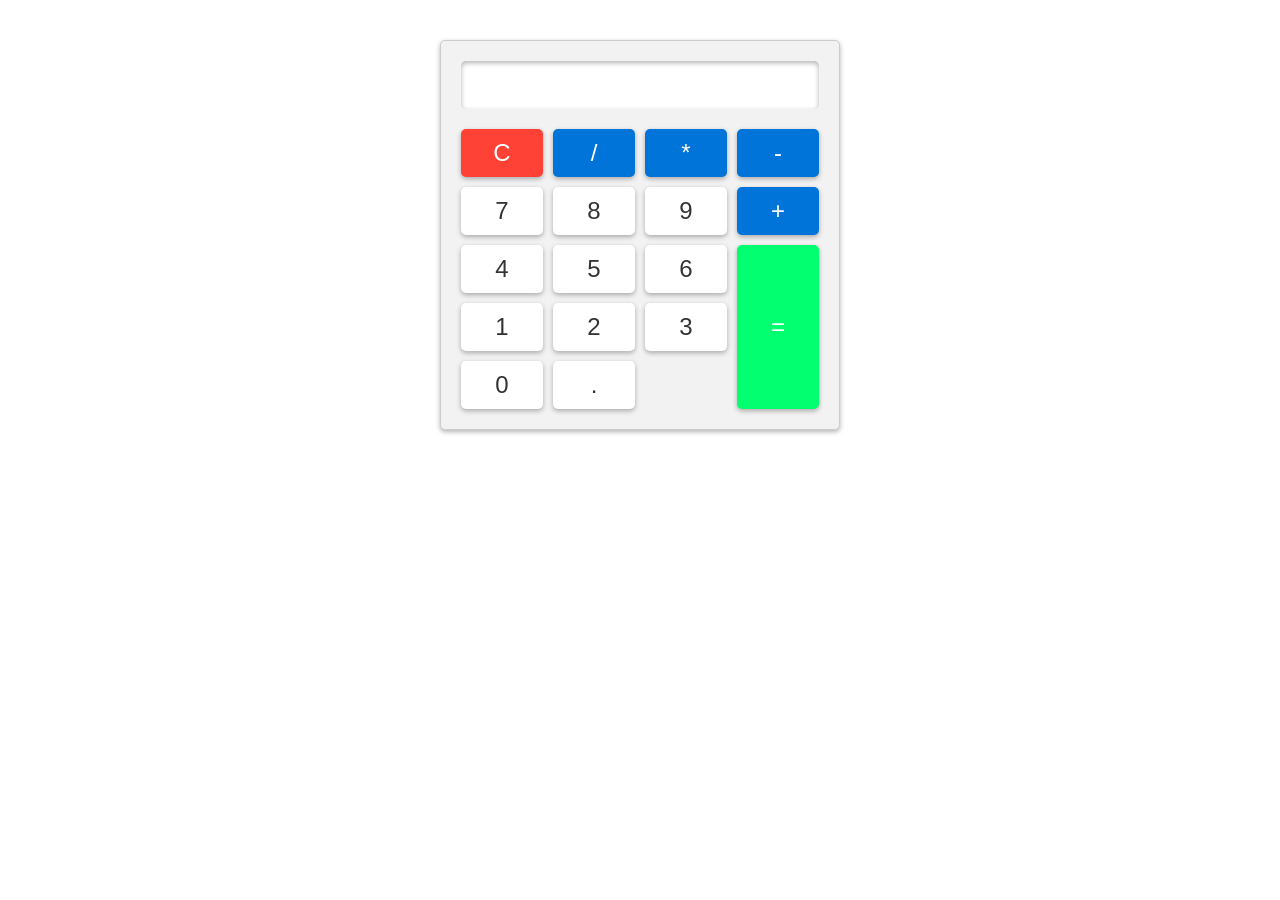
<file: calculator/index.html>
<!DOCTYPE html>
<html lang="en">
<head>
    <meta charset="UTF-8">
    <meta name="viewport" content="width=device-width, initial-scale=1.0">
    <title>Calculator</title>
    <link rel="stylesheet" href="style.css">
</head>
<body>
    <div class="calculator">
        <input type="text" id="result" readonly>
        <div class="buttons">
            <button class="clear">C</button>
            <button class="operator">/</button>
            <button class="operator">*</button>
            <button class="operator">-</button>
            <button class="number">7</button>
            <button class="number">8</button>
            <button class="number">9</button>
            <button class="operator">+</button>
            <button class="number">4</button>
            <button class="number">5</button>
            <button class="number">6</button>
            <button class="equals">=</button>
            <button class="number">1</button>
            <button class="number">2</button>
            <button class="number">3</button>
            <button class="number">0</button>
            <button class="decimal">.</button>
        </div>
    </div>
    

    <script src="script.js"></script>
</body>
</html>
</file>
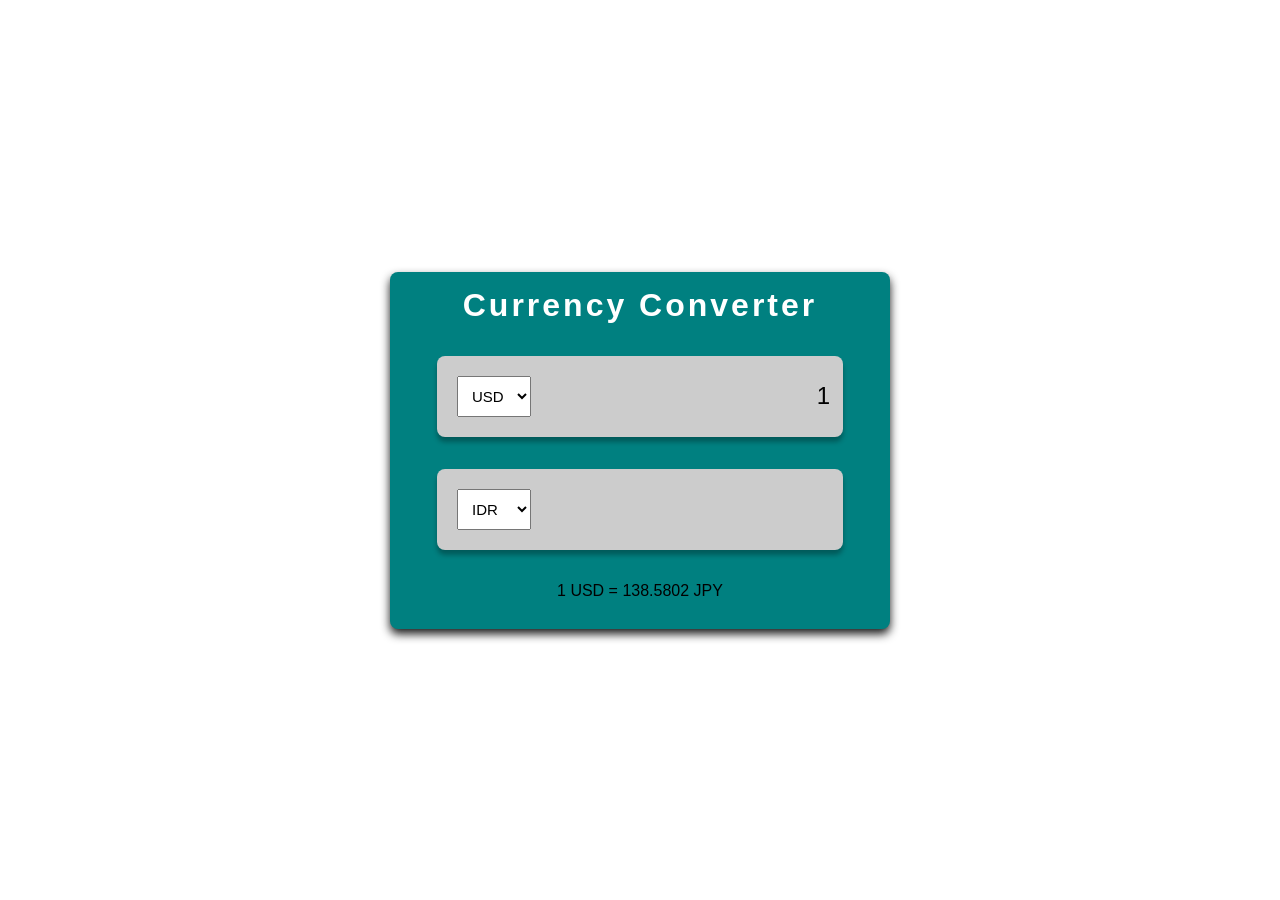
<file: currency-converter/index.html>
<!DOCTYPE html>
<html lang="en">
<head>
    <meta charset="UTF-8">
    <meta name="viewport" content="width=device-width, initial-scale=1.0">
    <title>Document</title>
    <link rel="stylesheet" href="style.css">
</head>
<body>
    <div class="container">
        <h1>Currency Converter</h1>

        <div class="currency-container">
            <select id="currency-first">
                <option value="AUD">AUD</option>
                <option value="USD" selected>USD</option>
                <option value="IDR">IDR</option>
                <option value="EUR">EUR</option>
                <option value="GBP">GBP</option>
                <option value="JPY">JPY</option>
                <option value="CAD">CAD</option>
            </select>

            <input type="number" id="worth-first" value="1" min="0">
        </div>

        <div class="currency-container">
            <select id="currency-second">
                <option value="AUD">AUD</option>
                <option value="USD">USD</option>
                <option value="IDR" selected>IDR</option>
                <option value="EUR">EUR</option>
                <option value="GBP">GBP</option>
                <option value="JPY">JPY</option>
                <option value="CAD">CAD</option>
            </select>

            <input type="number" id="worth-second" disabled>
        </div>
        <div class="exchange-rate">
            <p id="exchange-rate">1 USD = 138.5802 JPY</p>
        </div>
    </div>


    <script src="script.js"></script>
</body>
</html>
</file>
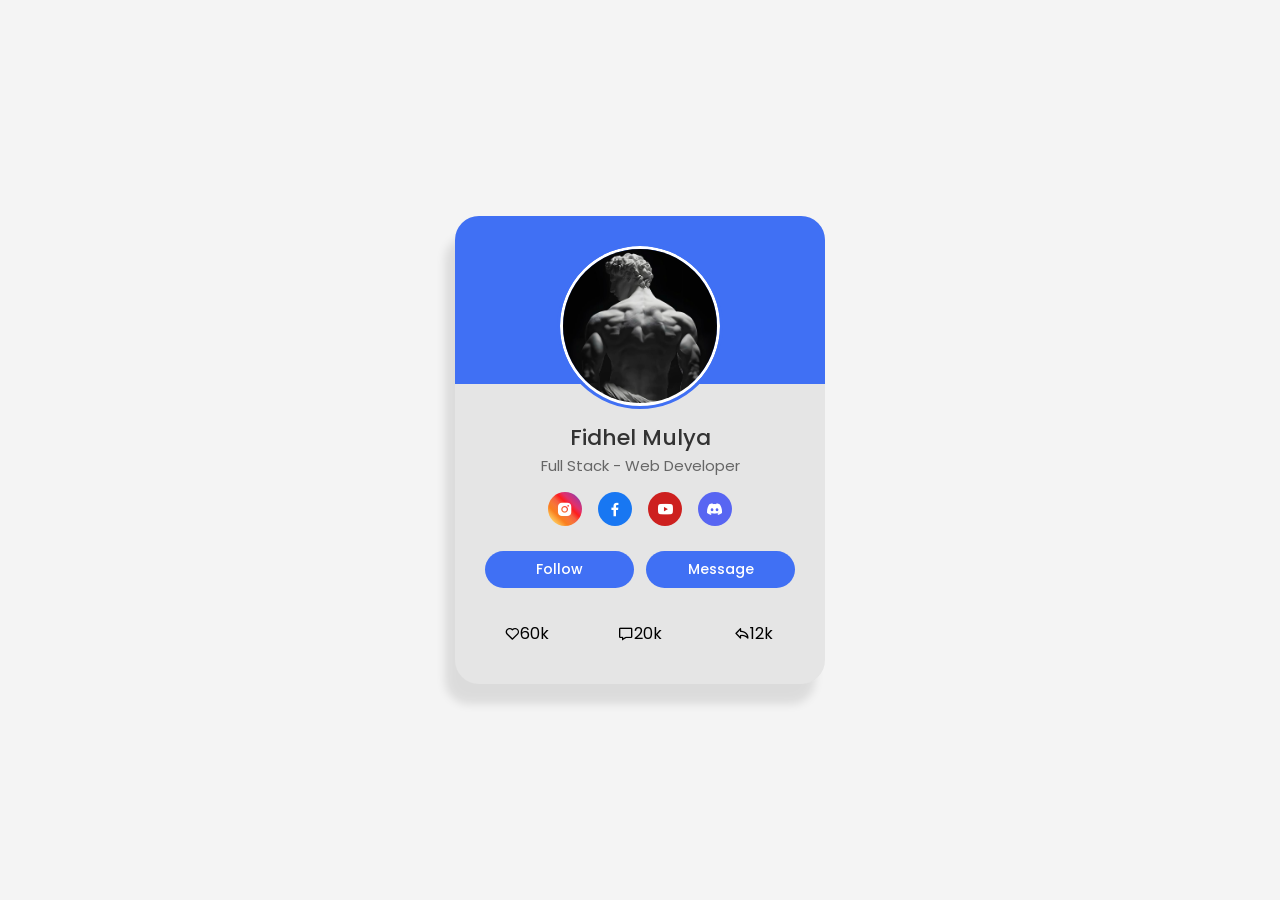
<file: profile-card/index.html>
<!DOCTYPE html>
<html lang="en">
<head>
    <meta charset="UTF-8">
    <meta name="viewport" content="width=device-width, initial-scale=1.0">
    <title>Profile Card</title>

    <!-- Google Font -->
    <link rel="preconnect" href="https://fonts.googleapis.com">
    <link rel="preconnect" href="https://fonts.gstatic.com" crossorigin>
    <link href="https://fonts.googleapis.com/css2?family=Poppins:wght@300;400;500;600&display=swap" rel="stylesheet">

    <!-- Boxicons CSS -->
    <link href='https://unpkg.com/boxicons@2.1.4/css/boxicons.min.css' rel='stylesheet'>
     
    <!-- Link CSS -->
    <link rel="stylesheet" href="style.css">

</head>
<body>
    
    <div class="profile-card" tabindex="0">
        <div class="image">
            <img src="profile.png" alt="Profile Image" class="profile-img">
        </div>

        <div class="text-data">
            <span class="name">Fidhel Mulya</span>
            <span class="job">Full Stack - Web Developer</span>
        </div>

        <div class="media-button">
            <a href="https://www.instagram.com/fideruuu/" style="background: linear-gradient( 45deg,#ffdc80 0%, #feda75 10%,#fcaf45 20%,#fa7e1e 30%,#f77737 40%,#f56040 50%,#fd1d1d 60%,#e1306c 70%,#c13584 80%,#833ab4 90%,#405de6 100%);" class="link">
                <i class='bx bxl-instagram-alt'></i>
            </a>
            <a href="#" style="background: #1877F2;" class="link">
                <i class='bx bxl-facebook'></i>
            </a>
            <a href="#" style="background: #CD201F;" class="link">
                <i class='bx bxl-youtube'></i>
            </a>
            <a href="#" style="background: #5865F2;" class="link">
                <i class='bx bxl-discord-alt'></i>
            </a>
        </div>

        <div class="btn-container">
            <button type="button" class="button">Follow</button>
            <button type="button" class="button">Message</button>
        </div>

        <div class="analystics">
            <div class="data">
                <i class="bx bx-heart"></i>
                <span class="number">60k</span>
            </div>

            <div class="data">
                <i class="bx bx-message"></i>
                <span class="number">20k</span>
            </div>

            <div class="data">
                <i class="bx bx-share"></i>
                <span class="number">12k</span>
            </div>
        </div>
    </div>
 
</body>
</html>
</file>
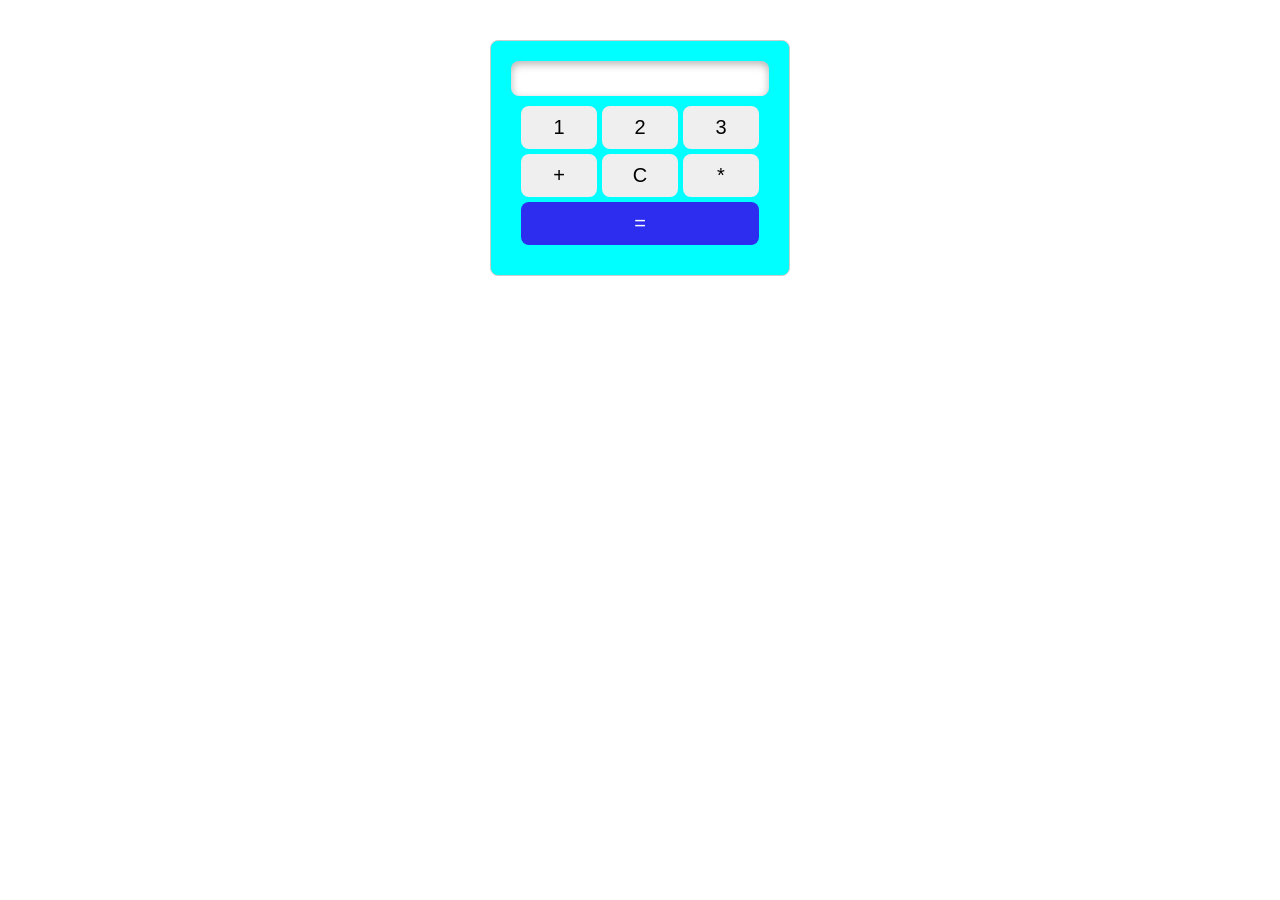
<file: calculator/coba-coba/index.html>
<!DOCTYPE html>
<html lang="en">
<head>
    <meta charset="UTF-8">
    <meta name="viewport" content="width=device-width, initial-scale=1.0">
    <title>Calculator</title>
    <link rel="stylesheet" href="style.css">
</head>
<body>
    <div class="container">
        <input type="text" id="result">

        <div class="btn">

            <button class="number">1</button>
            <button class="number">2</button>
            <button class="number">3</button>
            <button class="operation">+</button>
            <button class="clear">C</button>
            <button class="operation">*</button>
            <button class="equals">=</button>
        </div>
    </div>

    <script src="script.js"></script>
</body>
</html>
</file>
<file: calculator/style.css>
* {
    margin: 0;
    padding: 0;
    box-sizing: border-box;
    font-family: sans-serif;
}

.calculator {
    background-color: #f2f2f2;
    padding: 20px;
    max-width: 400px;
    margin: 0 auto;
    border: 1px solid #ccc;
    box-shadow: 0 2px 5px rgba(0, 0, 0, 0.3);
    border-radius: 5px;
    margin-top: 40px;
}

#result {
    width: 100%;
    padding: 10px;
    font-size: 24px;
    border: none;
    box-shadow: 0 2px 5px rgba(0, 0, 0, 0.3) inset;
    border-radius: 5px;
}

.buttons {
    display: grid;
    grid-template-columns: repeat(4, 1fr);
    grid-gap: 10px;
    margin-top: 20px;
    
}

button {
    padding: 10px;
    font-size: 24px;
    border: none;
    box-shadow: 0 2px 5px rgba(0, 0, 0, 0.3);
    border-radius: 5px;
    cursor: pointer; 
    transition: background-color 0.3s ease;
}

button:hover {
    background-color: #ddd;
}

button:active {
    transform: scale(0.95);
}

.clear {
    background-color: #ff4136;
    color: #fff;
}

.number, .decimal {
    background-color: #fff;
    color: #333;
}

.operator {
    background-color: #0074d9;
    color: #fff;
}

.equals {
    background-color: #01ff70;
    grid-row: span 3;
    color: #fff;
}
</file>
<file: currency-converter/style.css>
* {
    margin: 0;
    padding: 0;
    box-sizing: border-box;
    font-family: sans-serif;
}

body {
    height: 100vh;
    background-color: #ffffff;
    display: flex;
    justify-content: center;
    align-items: center;
}

.container {
    background-color: teal;
    width: 500px;
    text-align: center;
    padding: 15px;
    border: none;
    border-radius: 8px;
    box-shadow: 0 5px 10px rgba(0, 0, 0, 0.9);
}

.container h1 {
    margin-bottom: 20px;
    letter-spacing: 3px;
    color: #ffffff;
}

.currency-container {
    display: flex;
    justify-content: space-between;
    background-color: #ccc;
    margin: 32px;
    padding: 20px;
    border: none;
    border-radius: 8px;
    box-shadow: 0 5px 5px rgba(0, 0, 0, 0.3);
}

.currency-container select {
    padding: 10px;
    font-size: 15px;
}

.currency-container input {
    border: none;
    background: transparent;
    text-decoration: none;
    list-style: none;
    text-align: right;
    font-size: 24px;
}

.currency-container input[type="number"]::-webkit-outer-spin-button,
input[type="number"]::-webkit-inner-spin-button {
    -webkit-appearance: none;
    margin: 0;
}

.currency-container input[type="number"] {
    -moz-appearance: textfield;
    appearance: textfield;
}

.exchange-rate{
    margin: 14px;
}


select:focus,
input:focus {
    outline: none;
}
</file>
<file: profile-card/style.css>
@import url('https://fonts.googleapis.com/css2?family=Poppins:wght@300;400;500&display=swap');

* {
    padding: 0;
    margin: 0;
    box-sizing: border-box;
    font-family: 'Poppins', sans-serif;
}

body {
    height: 100vh;
    display: flex;
    align-items: center;
    justify-content: center;
    background-color: #f4f4f4;
}

.profile-card {
    max-width: 370px;
    flex-direction: column;
    width: 100%;
    padding: 30px;
    background: #e5e5e5;
    border-radius: 24px;
    box-shadow: -10px 20px 10px rgba(0, 0, 0, 0.1);
    position: relative;
    cursor: pointer;
    transition:transform 0.3s ease;
}

.profile-card:focus {
    transform: translateY(-3000px);
}

.profile-card::before {
    content: "";
    position: absolute;
    z-index: 1;
    top: 0;
    left: 0;
    height: 36%;
    width: 100%;
    border-radius: 24px 24px 0 0;
    background-color: #4070f4;
}

.profile-card .image {
    display: flex;
    justify-content: center;
    align-items: center;
    margin-bottom: 15px;
    position: relative;
    z-index: 10;
}


.profile-card .profile-img {
    height: 160px;
    width: 160px;
    object-fit: cover;
    border-radius: 50%;
    border: 3px solid #fff;
    outline: 3px solid #4070f4;
}

.profile-card .text-data {
    display: flex;
    flex-direction: column;
    align-items: center;
    color: #333;
}

.text-data .name {
    font-size: 22px;
    font-weight: 500;
}

.text-data .job {
    font-size: 15px;
    font-weight: 400;
    color: #666;
}

.media-button {
    display: flex;
    align-items: center;
    justify-content: center;
    font-size: 20px;
    margin-top: 15px;
}

.media-button .link {
    display: flex;
    align-items: center;
    justify-content: center;
    color: #fff;
    font-size: 18px;
    height: 34px;
    width: 34px;
    border-radius: 50%;
    margin: 0 8px;
    background-color: #4070f4;
    text-decoration: none;
}

.profile-card .btn-container {
    display: flex;
    align-items: center;
    justify-content: center;
    gap: 12px;
    width: 100%;
    margin-top: 25px;
}

.btn-container .button {
    width: 100%;
    padding: 8px 24px;
    border: none;
    border-radius: 24px;
    background-color: #4070f4;
    color: #fff;
    font-size: 14px;
    font-weight: 500;
    cursor: pointer;
    transition: all 0.3s ease;
}

.btn-container .button:hover {
    background-color: #0e4bf1;
    transform: translateY(-2px);
}

.profile-card .analystics {
    display: flex;
    align-items: center;
    justify-content: center;
    gap: 30px;
    width: 100%;
    margin-top: 25px;
}

.analystics .data {
    width: 100%;
    display: flex;
    align-items: center;
    justify-content: center;
    padding: 8px;
}
</file>
<file: calculator/coba-coba/style.css>
* {
    margin: 0;
    padding: 0;
    box-sizing: border-box;
    font-family: sans-serif;
}

.container {
    background-color: aqua;
    max-width: 300px;
    margin: 0 auto;
    font-size: 24px;
    padding: 20px;
    margin-top: 40px;
    border: 1px solid #ccc;
    border-radius: 8px;
}

.container input {
    width: 100%;
    padding: 10px;
    border: none;
    border-radius: 8px;
    box-shadow: 0 3px 8px rgba(0, 0, 0, 0.3) inset;
}

.btn {
    display: grid;
    grid-template-columns: repeat(3, 1fr);
    font-size: 24px;
    padding: 10px;
    gap: 5px;
}

.btn button {
    padding: 10px;
    cursor: pointer;
    font-size: 20px;
    border: none;
    border-radius: 8px;
    transition: all 0.3s ease;
}

.btn button:hover {
    background-color: #ccc;
}

.btn button:active {
    transform: scale(0.85);
}

.btn .equals {
    grid-column: span 3;
    color: #fff;
    background-color: rgb(45, 45, 239);
}
</file>
